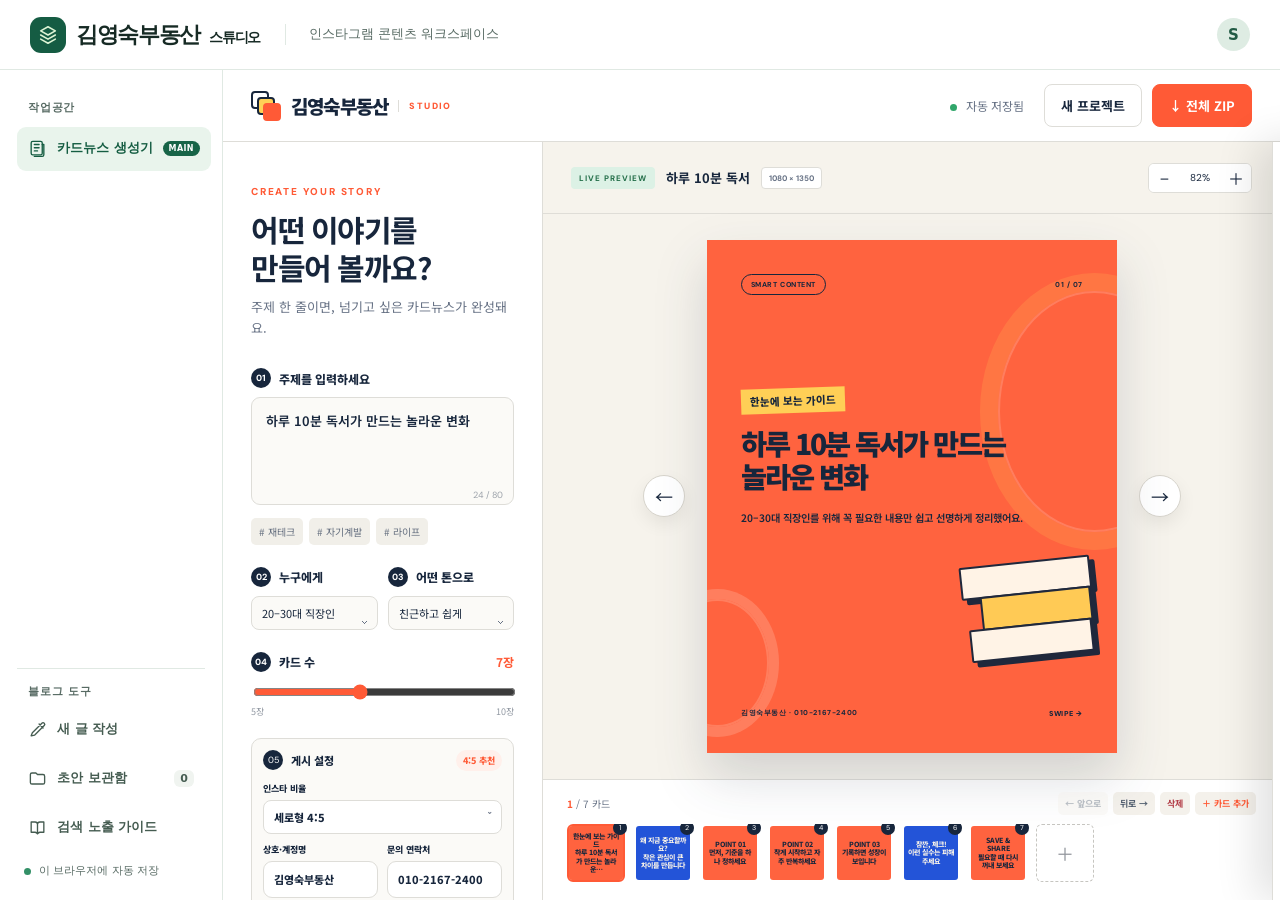
<file: index.html>
<!doctype html>
<html lang="ko">
<head>
  <meta charset="utf-8">
  <meta name="viewport" content="width=device-width, initial-scale=1">
  <meta name="description" content="김영숙부동산의 네이버 블로그 초안 작성부터 품질 점검, 발행 준비까지 한곳에서.">
  <title>김영숙부동산 스튜디오</title>
  <link rel="stylesheet" href="./style.css">
  <script src="./app.js" defer></script>
</head>
<body>
<svg class="symbols" xmlns="http://www.w3.org/2000/svg">
  <symbol id="logo" viewBox="0 0 24 24"><path d="M4 16.5 12 21l8-4.5M4 12l8 4.5 8-4.5M4 7.5 12 3l8 4.5-8 4.5z"/></symbol>
  <symbol id="pen" viewBox="0 0 24 24"><path d="m14 5 5 5M4 20l4.5-1 12-12a2.1 2.1 0 0 0-3-3l-12 12L4 20Z"/></symbol>
  <symbol id="folder" viewBox="0 0 24 24"><path d="M3 7a2 2 0 0 1 2-2h5l2 2h7a2 2 0 0 1 2 2v8a2 2 0 0 1-2 2H5a2 2 0 0 1-2-2z"/></symbol>
  <symbol id="book" viewBox="0 0 24 24"><path d="M4 5h5a3 3 0 0 1 3 3v12a4 4 0 0 0-3-2H4zM20 5h-5a3 3 0 0 0-3 3v12a4 4 0 0 1 3-2h5z"/></symbol>
  <symbol id="spark" viewBox="0 0 24 24"><path d="M12 3l2.3 6.7L21 12l-6.7 2.3L12 21l-2.3-6.7L3 12l6.7-2.3L12 3ZM20 3v4m-2-2h4"/></symbol>
  <symbol id="arrow" viewBox="0 0 24 24"><path d="M5 12h14m-6-6 6 6-6 6"/></symbol>
  <symbol id="check" viewBox="0 0 24 24"><path d="m5 12 4 4L19 6"/></symbol>
  <symbol id="external" viewBox="0 0 24 24"><path d="M13 5h6v6m0-6-9 9m8-1v6H5V6h6"/></symbol>
  <symbol id="file" viewBox="0 0 24 24"><path d="M6 3h8l4 4v14H6zM14 3v5h4M9 12h6m-6 4h6"/></symbol>
  <symbol id="target" viewBox="0 0 24 24"><circle cx="12" cy="12" r="8"/><circle cx="12" cy="12" r="4"/><circle cx="12" cy="12" r="1"/></symbol>
  <symbol id="copy" viewBox="0 0 24 24"><rect x="8" y="8" width="12" height="12" rx="2"/><path d="M16 4H6a2 2 0 0 0-2 2v10"/></symbol>
  <symbol id="info" viewBox="0 0 24 24"><circle cx="12" cy="12" r="9"/><path d="M12 11v5m0-8v.1"/></symbol>
  <symbol id="cards" viewBox="0 0 24 24"><rect x="4" y="3" width="14" height="17" rx="2"/><path d="M8 7h6M8 11h6M8 15h4M18 7h2v13a2 2 0 0 1-2 2H8"/></symbol>
</svg>
<header class="topbar">
  <a class="brand" href="#cardnews"><span class="brand-icon"><svg><use href="#logo"/></svg></span><span>김영숙부동산 <small>스튜디오</small></span></a>
  <span class="top-label">인스타그램 콘텐츠 워크스페이스</span>
  <div class="top-end"><span class="naver-tag" hidden><b>N</b> 네이버 블로그</span><span class="avatar" aria-label="내 작업공간">S</span></div>
</header>
<div class="layout">
  <aside class="sidebar">
    <p class="nav-label">작업공간</p>
    <nav aria-label="작업공간">
      <a href="#cardnews" data-nav="cardnews"><svg><use href="#cards"/></svg> 카드뉴스 생성기 <span class="tool-badge">MAIN</span></a>
    </nav>
    <div class="sidebar-bottom">
      <p class="nav-label">블로그 도구</p>
      <nav aria-label="블로그 도구">
        <a href="#write" data-nav="write"><svg><use href="#pen"/></svg> 새 글 작성</a>
        <a href="#drafts" data-nav="drafts"><svg><use href="#folder"/></svg> 초안 보관함 <span id="draft-count" class="count">0</span></a>
        <a href="#guide" data-nav="guide"><svg><use href="#book"/></svg> 검색 노출 가이드</a>
      </nav>
    </div>
    <div class="sidebar-note"><span class="green-dot"></span> 이 브라우저에 자동 저장</div>
  </aside>
  <main class="cardnews-mode">
    <section id="view-write" hidden>
      <div class="hero">
        <div class="hero-text">
          <p class="eyebrow"><span></span> BLOG WRITING STUDIO</p>
          <h1>검색에 강한 블로그 글을<br>한 곳에서 준비하세요.</h1>
          <p class="hero-description">키워드와 실제 경험을 바탕으로 초안을 만들고, 발행 전 검색 품질을 점검하세요.</p>
        </div>
        <svg class="hero-art" viewBox="0 0 420 235" fill="none" aria-hidden="true">
          <defs>
            <pattern id="grid" width="23" height="23" patternUnits="userSpaceOnUse"><path d="M23 0H0v23" stroke="#fff" stroke-opacity=".095"/></pattern>
            <linearGradient id="paper" x1="160" y1="12" x2="326" y2="233" gradientUnits="userSpaceOnUse"><stop stop-color="#effff3"/><stop offset="1" stop-color="#8ed4ab"/></linearGradient>
            <linearGradient id="tile" x1="285" y1="101" x2="375" y2="191" gradientUnits="userSpaceOnUse"><stop stop-color="#f6f9b5"/><stop offset="1" stop-color="#caee86"/></linearGradient>
          </defs>
          <path d="M0 0h420v235H0z" fill="url(#grid)"/>
          <circle cx="260" cy="115" r="99" stroke="#a9edbd" stroke-opacity=".23"/>
          <circle cx="260" cy="115" r="124" stroke="#a9edbd" stroke-opacity=".14"/>
          <rect x="163" y="48" width="139" height="160" rx="15" transform="rotate(9 163 48)" fill="#51a47f" stroke="#9cdbb5"/>
          <g transform="rotate(-11 227 115)">
            <rect x="154" y="26" width="144" height="170" rx="15" fill="url(#paper)"/>
            <rect x="172" y="46" width="55" height="12" rx="6" fill="#b7e7c6"/>
            <path d="M174 77h89m-89 17h68" stroke="#1d5a46" stroke-width="7" stroke-linecap="round"/>
            <path d="M174 118h106m-106 13h106m-106 13h83m-83 13h64" stroke="#4a9677" stroke-opacity=".55" stroke-width="4" stroke-linecap="round"/>
            <rect x="172" y="170" width="33" height="9" rx="4.5" fill="#308565"/>
            <rect x="209" y="170" width="23" height="9" rx="4.5" fill="#69b48c"/>
          </g>
          <g transform="rotate(9 322 153)">
            <rect x="279" y="113" width="86" height="80" rx="17" fill="#0f3f32" opacity=".26" transform="translate(4 7)"/>
            <rect x="279" y="113" width="86" height="80" rx="17" fill="url(#tile)"/>
            <path d="M297 174h50m-46-7v-11h7v11m8 0v-19h7v19m8 0v-31h7v31" stroke="#26634a" stroke-width="3" stroke-linecap="round" stroke-linejoin="round"/>
          </g>
          <path d="M337 42v25m-12-12h24m-220 88v20m-10-10h20m231-60v10m-5-5h10" stroke="#dbf3a9" stroke-width="2" stroke-linecap="round"/>
          <circle cx="110" cy="97" r="3" fill="#a8e6b8"/><circle cx="379" cy="203" r="3" fill="#a8e6b8"/>
        </svg>
      </div>
      <div class="work-grid">
        <section class="card workflow">
          <div class="steps" aria-label="작성 단계">
            <button type="button" data-step="1"><span>1</span> 글 기획</button>
            <svg><use href="#arrow"/></svg>
            <button type="button" data-step="2"><span>2</span> 초안 편집</button>
            <svg><use href="#arrow"/></svg>
            <button type="button" data-step="3"><span>3</span> 발행 준비</button>
          </div>
          <section data-panel="1" class="panel">
            <div class="section-heading"><div><p class="kicker">STEP 01</p><h2>글 기획하기</h2><p>무엇을, 누구에게 전할지 정하면 초안이 더 구체적이 됩니다.</p></div><button type="button" class="button subtle" id="example"><svg><use href="#spark"/></svg> 예시 불러오기</button></div>
            <form id="brief">
              <div class="field-row">
                <label>글 주제 <em>*</em><input id="topic" required maxlength="100" placeholder="예: 성수에서 노트북 작업하기 좋은 카페"></label>
                <label>핵심 키워드 <em>*</em><input id="keyword" required maxlength="60" placeholder="예: 성수 작업 카페"></label>
              </div>
              <div class="field-row">
                <label>보조 키워드<input id="secondary" maxlength="180" placeholder="예: 성수 카페, 콘센트 카페 (쉼표 구분)"></label>
                <label>정보 확인 기준일 <em>*</em><input id="infoDate" type="date" required></label>
              </div>
              <div class="field-row">
                <label>글 유형<select id="kind"><option value="guide">정보·가이드</option><option value="review">경험·후기</option><option value="compare">비교·선택</option><option value="faq">질문·답변</option></select></label>
                <label>말투<select id="tone"><option value="friendly">친근하게</option><option value="plain">담백하게</option><option value="formal">정중하게</option></select></label>
              </div>
              <label>독자가 궁금해하는 점<input id="intent" maxlength="150" placeholder="예: 콘센트가 있고 평일에 조용한가요?"></label>
              <label>직접 경험·확인한 정보 <em>*</em><textarea id="notes" rows="4" required maxlength="12000" placeholder="직접 겪은 상황, 확인한 수치나 출처, 도움이 된 팁을 한 줄씩 적어주세요."></textarea><small>본문 목표 4,000자 · 상황, 구체적인 과정, 결과, 독자에게 필요한 팁을 나누어 적어주세요.</small></label>
              <label>참고 링크·출처<textarea id="sources" rows="2" maxlength="2000" placeholder="공식 페이지나 확인한 자료의 이름과 URL을 한 줄씩 적어주세요."></textarea><small>가격·정책·매물처럼 바뀔 수 있는 정보는 기준일과 출처를 함께 남겨주세요.</small></label>
              <div class="form-footer"><span><svg><use href="#info"/></svg> 브라우저 안에서 초안을 생성합니다.</span><button class="button primary" type="submit"><svg><use href="#spark"/></svg> 초안 생성하기 <svg class="end-arrow"><use href="#arrow"/></svg></button></div>
            </form>
          </section>
          <section data-panel="2" class="panel" hidden>
            <div class="section-heading"><div><p class="kicker">STEP 02</p><h2>초안 편집하기</h2><p>제목과 본문을 다듬고, 오른쪽에서 점검 항목을 확인하세요.</p></div><button class="button subtle" type="button" id="save"><svg><use href="#folder"/></svg> 보관하기</button></div>
            <label>제목<input id="title" maxlength="150" placeholder="글 제목"></label>
            <details class="suggestions"><summary>다른 제목 후보 보기</summary><div id="title-options"></div></details>
            <div class="editor">
              <div class="editor-bar"><label for="body">본문</label><button class="button subtle" id="preview-toggle" type="button" aria-pressed="false" aria-controls="body-preview">미리보기</button><strong id="char-count"></strong></div>
              <progress id="length-progress" value="0" max="4000" aria-label="본문 목표 4,000자 진행도"></progress>
              <div class="editor-tools" id="editor-tools">
                <label for="editor-section" class="sr-only">추가할 소제목</label><select id="editor-section"><option>핵심 내용 한눈에 보기</option><option>직접 확인한 내용</option><option>구체적인 사례</option><option>비교할 때 살펴볼 점</option><option>자주 묻는 질문</option><option>마지막으로 확인할 점</option></select>
                <button class="button subtle" type="button" id="insert-section">소제목 삽입</button>
              </div>
              <textarea id="body" rows="16" maxlength="30000" placeholder="글 본문" aria-describedby="length-detail"></textarea>
              <div id="body-preview" class="body-preview" hidden></div>
              <small id="length-detail"></small>
            </div>
            <label>태그<input id="tags" maxlength="500" placeholder="#검색키워드"></label>
            <details class="editor-extra">
              <summary><svg><use href="#spark"/></svg> 사진 이미지 프롬프트</summary>
              <div class="extra-content">
                <p>글 주제와 키워드로 만든 이미지 지시문입니다. 편집 후 이미지 생성 도구에 붙여넣으세요.</p>
                <label>이미지 용도<select id="image-slot"><option value="cover">대표 이미지</option><option value="detail">본문 상세 이미지</option><option value="summary">마무리 요약 이미지</option></select></label>
                <label>프롬프트<textarea id="image-prompt" rows="5" maxlength="3000"></textarea></label>
                <div class="actions"><button class="button subtle" type="button" id="copy-image"><svg><use href="#copy"/></svg> 프롬프트 복사</button><button class="button subtle" type="button" id="reset-image">자동 생성 문구 적용</button></div>
              </div>
            </details>
            <details class="editor-extra">
              <summary><svg><use href="#logo"/></svg> 김영숙부동산 이미지와 방문 안내</summary>
              <div class="extra-content">
                <img id="brand-image" class="office-image" src="./seum-office.svg" alt="김영숙부동산 브랜드 배너">
                <div class="field-row">
                  <label>도로명주소<input id="office-address" maxlength="180" autocomplete="off"></label>
                  <label>대표 전화<input id="office-phone" type="tel" maxlength="35" autocomplete="off"></label>
                </div>
                <div class="field-row">
                  <label>이메일<input id="office-email" type="email" maxlength="120" autocomplete="off"></label>
                  <label>네이버지도 매장 링크<input id="office-map" type="url" maxlength="500" placeholder="선택 · 네이버지도 공유 링크"></label>
                </div>
                <label>찾아오는 길<textarea id="office-directions" rows="2" maxlength="400" placeholder="선택 · 가까운 교차로, 건물 입구, 주차 정보 등"></textarea></label>
                <p id="office-hint">지도 링크를 비워 두면 도로명주소로 네이버지도를 엽니다.</p>
                <div class="actions"><button class="button subtle" type="button" id="download-brand"><svg><use href="#file"/></svg> 브랜드 이미지 PNG</button><a class="button subtle" id="open-map" target="_blank" rel="noopener">네이버지도 약도 <svg><use href="#external"/></svg></a><button class="button subtle" type="button" id="insert-office">본문 끝에 방문 안내 추가</button></div>
              </div>
            </details>
            <div class="form-footer"><button class="button subtle" type="button" id="download"><svg><use href="#file"/></svg> 텍스트 저장</button><button class="button primary" type="button" data-go="3">발행 준비 <svg><use href="#arrow"/></svg></button></div>
          </section>
          <section data-panel="3" class="panel" hidden>
            <div class="section-heading"><div><p class="kicker">STEP 03</p><h2>네이버 발행 준비</h2><p>편집한 글을 복사하고 네이버 스마트에디터에서 발행하세요.</p></div></div>
            <div class="readiness" id="publish-readiness"><span>발행 준비도</span><strong>0 / 8</strong></div>
            <div class="publish-box"><strong id="publish-title"></strong><p id="publish-excerpt"></p><div class="actions"><button class="button subtle" data-copy="title" type="button"><svg><use href="#copy"/></svg> 제목 복사</button><button class="button subtle" data-copy="body" type="button"><svg><use href="#copy"/></svg> 본문 복사</button><button class="button subtle" data-copy="tags" type="button"><svg><use href="#copy"/></svg> 태그 복사</button></div></div>
            <p class="publish-meta" id="publish-meta"></p>
            <ol class="publish-steps"><li>내 블로그의 글쓰기에서 제목과 본문을 각각 붙여넣으세요.</li><li>직접 찍은 사진이나 자료를 추가하고, 태그와 카테고리를 확인하세요.</li><li>검색 노출을 원하면 <b>전체 공개</b>와 <b>검색 허용</b>을 확인한 뒤 즉시 또는 예약 발행을 선택하세요.</li></ol>
            <p class="fineprint">네이버 글쓰기 API 종료로 최종 발행은 네이버에서 진행합니다. <a href="https://help.naver.com/service/5593/contents/15428?lang=ko&osType=PC" target="_blank" rel="noopener">예약 발행 도움말 ↗</a></p>
            <div class="form-footer"><button class="button subtle" type="button" data-go="2">초안 편집</button><a class="button primary" href="https://blog.naver.com/GoBlogWrite.naver" target="_blank" rel="noopener">네이버 글쓰기 열기 <svg><use href="#external"/></svg></a></div>
          </section>
        </section>
        <aside class="rail">
          <section class="card quality">
            <div class="rail-heading"><span class="feature-icon"><svg><use href="#target"/></svg></span><div><h2>검색 품질 점검</h2><p>발행 전 콘텐츠 체크리스트</p></div></div>
            <div class="meter-heading"><span>점검 진행도</span><b id="progress-text">0 / 6</b></div>
            <progress id="progress" value="0" max="6" aria-label="점검 진행도"></progress>
            <ul class="checks" id="checks"></ul>
            <p class="quality-note">네이버 공개 가이드를 참고한 자체 점검입니다. 실제 검색 순위는 달라질 수 있습니다.</p>
          </section>
          <a class="tip card" href="#guide"><span class="feature-icon"><svg><use href="#book"/></svg></span><span><strong>네이버 검색 노출 가이드</strong><small>C-Rank · D.I.A. 핵심 기준 살펴보기</small></span><svg class="tip-arrow"><use href="#arrow"/></svg></a>
        </aside>
      </div>
    </section>
    <section id="view-drafts" hidden>
      <div class="page-heading"><p class="kicker">DRAFT LIBRARY</p><h1>초안 보관함</h1><p>이 브라우저에 보관한 글을 이어서 작성하세요.</p></div>
      <div class="card library"><div class="section-heading"><h2>내 초안</h2><button type="button" id="new-draft" class="button primary"><svg><use href="#pen"/></svg> 새 글 시작</button></div><div id="draft-list"></div></div>
    </section>
    <section id="view-guide" hidden>
      <div class="page-heading"><p class="kicker">NAVER SEARCH GUIDE</p><h1>검색 노출 가이드</h1><p>네이버가 공개한 기준을 글 작성과 발행 과정에 적용해 보세요.</p></div>
      <div class="guide-grid">
        <article class="card guide"><span class="feature-icon"><svg><use href="#target"/></svg></span><h2>문서의 경험과 정보성</h2><p>D.I.A.는 검색어와 글의 관련성, 독창성, 경험과 정보의 충실성 등을 반영합니다. 독자의 질문에 구체적으로 답하고 직접 확인한 조건과 출처를 적어보세요.</p><a href="https://help.naver.com/service/5626/contents/22926?osType=COMMONOS" target="_blank" rel="noopener">D.I.A. 공식 안내 ↗</a></article>
        <article class="card guide"><span class="feature-icon"><svg><use href="#book"/></svg></span><h2>블로그 주제와 신뢰도</h2><p>C-Rank는 글이 나온 출처를 평가합니다. 하나의 분야를 꾸준히 다루고, 제목이 약속한 내용을 본문에서 충분히 설명하세요.</p><a href="https://help.naver.com/service/5626/contents/22927?lang=ko" target="_blank" rel="noopener">C-Rank 공식 안내 ↗</a></article>
        <article class="card guide"><span class="feature-icon"><svg><use href="#check"/></svg></span><h2>공개 및 검색 허용</h2><p>검색 노출이 필요한 글은 전체 공개로 두고 검색 허용을 켜세요. 제목과 태그는 본문 내용에 맞게 설정하세요.</p><a href="https://help.naver.com/service/5593/contents/15555?lang=ko" target="_blank" rel="noopener">검색 노출 설정 안내 ↗</a></article>
        <article class="card guide"><span class="feature-icon"><svg><use href="#file"/></svg></span><h2>스마트에디터 발행</h2><p>네이버는 외부 글쓰기 API를 종료했습니다. 이 사이트에서 초안을 만든 뒤 스마트에디터에 붙여넣고, 네이버에서 즉시 또는 예약 발행할 수 있습니다.</p><a href="https://developers.naver.com/notice/article/7527" target="_blank" rel="noopener">글쓰기 API 종료 공지 ↗</a></article>
      </div>
    </section>
    <section id="view-cardnews" class="cardnews-view">
      <iframe class="cardnews-frame" src="./cardnews/index.html" title="인스타그램 카드뉴스 생성기"></iframe>
    </section>
    <footer><span>KIM YOUNGSOOK REAL ESTATE STUDIO</span><span>네이버 공식 서비스와 독립적으로 운영되는 글쓰기 도구</span></footer>
  </main>
</div>
<div id="toast" role="status" class="toast" hidden></div>
</body>
</html>
</file>
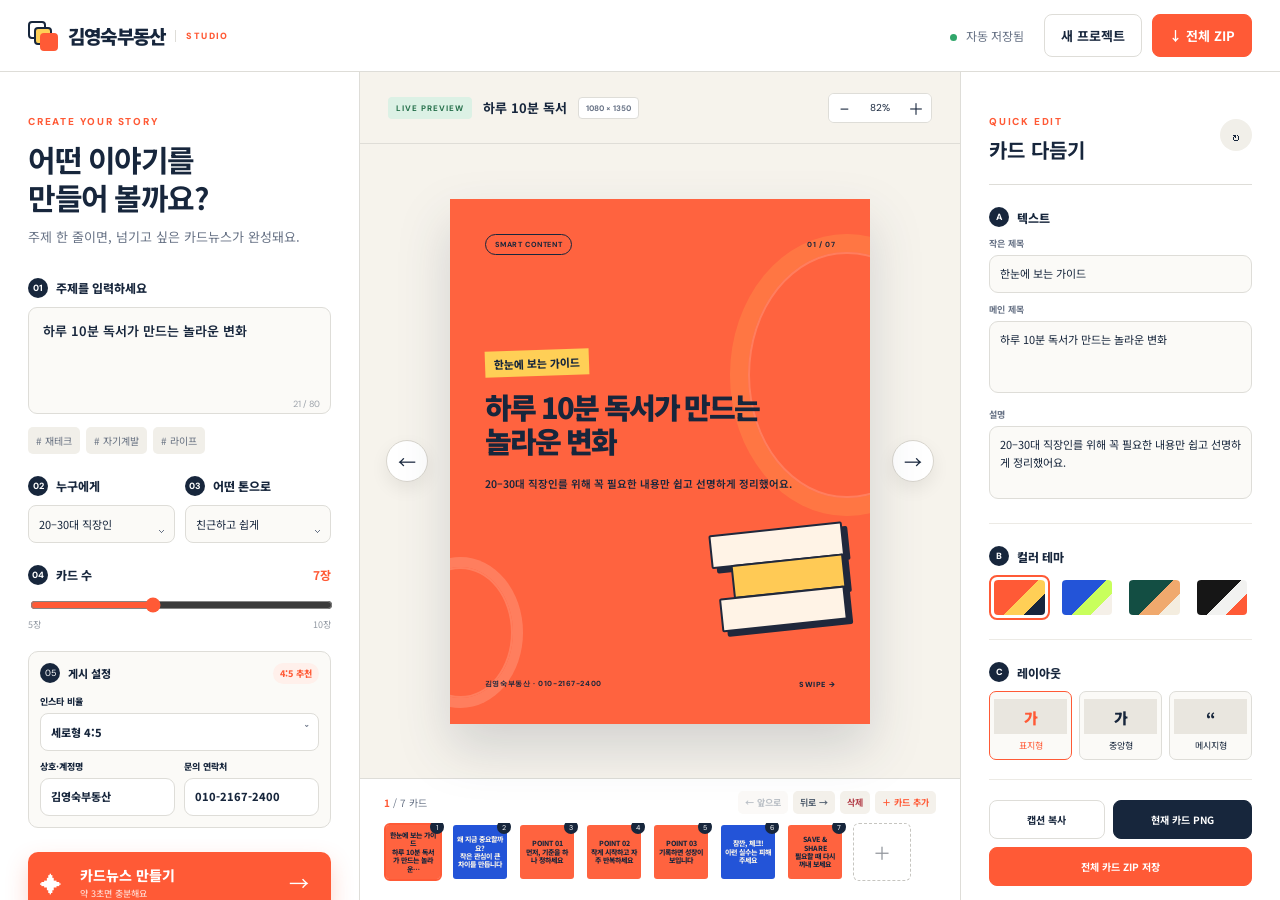
<file: cardnews/index.html>
<!doctype html>
<html lang="ko">
<head>
  <meta charset="UTF-8" />
  <meta name="viewport" content="width=device-width, initial-scale=1.0" />
  <meta name="theme-color" content="#ff5a36" />
  <meta name="description" content="주제 한 줄로 인스타그램 카드뉴스를 만드는 스마트 제작 스튜디오" />
  <title>김영숙부동산 카드뉴스 스튜디오</title>
  <link rel="preconnect" href="https://fonts.googleapis.com">
  <link rel="preconnect" href="https://fonts.gstatic.com" crossorigin>
  <link href="https://fonts.googleapis.com/css2?family=DM+Sans:wght@500;600;700&family=Noto+Sans+KR:wght@400;500;600;700;800;900&display=swap" rel="stylesheet">
  <link rel="stylesheet" href="./styles.css" />
  <style>.insta-card{container-type:inline-size}</style>
</head>
<body>
  <div class="app-shell">
    <header class="topbar">
      <a class="brand" href="#" aria-label="카드메이트 홈">
        <span class="brand-mark"><i></i><i></i><i></i></span>
        <span>김영숙부동산</span>
        <small>STUDIO</small>
      </a>
      <div class="topbar-actions">
        <span class="save-state"><span class="save-dot"></span> 자동 저장됨</span>
        <button class="ghost-button" id="newProjectBtn">새 프로젝트</button>
        <button class="primary-button compact" id="downloadTopBtn"><span>↓</span> 전체 ZIP</button>
      </div>
    </header>

    <main class="workspace">
      <aside class="control-panel">
        <div class="panel-heading">
          <span class="eyebrow">CREATE YOUR STORY</span>
          <h1>어떤 이야기를<br>만들어 볼까요?</h1>
          <p>주제 한 줄이면, 넘기고 싶은 카드뉴스가 완성돼요.</p>
        </div>

        <form id="generatorForm">
          <label class="field-label" for="topicInput"><span>01</span> 주제를 입력하세요</label>
          <div class="topic-wrap">
            <textarea id="topicInput" maxlength="80" rows="3" placeholder="예: 하루 10분 독서가 만드는 놀라운 변화">하루 10분 독서가 만드는 놀라운 변화</textarea>
            <span id="charCount">24 / 80</span>
          </div>

          <div class="suggestions" aria-label="추천 주제">
            <button type="button" data-topic="초보자를 위한 재테크 습관 5가지"># 재테크</button>
            <button type="button" data-topic="직장인을 위한 번아웃 예방 루틴"># 자기계발</button>
            <button type="button" data-topic="집에서도 맛있는 홈카페 레시피"># 라이프</button>
          </div>

          <div class="field-row">
            <div>
              <label class="field-label" for="audienceSelect"><span>02</span> 누구에게</label>
              <div class="select-wrap"><select id="audienceSelect"><option>20–30대 직장인</option><option>콘텐츠 크리에이터</option><option>초보 창업가</option><option>대학생</option><option>모든 사람</option></select></div>
            </div>
            <div>
              <label class="field-label" for="toneSelect"><span>03</span> 어떤 톤으로</label>
              <div class="select-wrap"><select id="toneSelect"><option value="friendly">친근하고 쉽게</option><option value="professional">전문적이고 신뢰감 있게</option><option value="bold">짧고 강렬하게</option><option value="warm">따뜻하고 공감되게</option></select></div>
            </div>
          </div>

          <div class="length-control">
            <label class="field-label" for="slideRange"><span>04</span> 카드 수 <strong id="slideCountLabel">7장</strong></label>
            <input id="slideRange" type="range" min="5" max="10" value="7" />
            <div class="range-labels"><span>5장</span><span>10장</span></div>
          </div>

          <details class="publish-settings" open>
            <summary><span><b>05</b> 게시 설정</span><em>4:5 추천</em></summary>
            <div class="publish-grid">
              <label>인스타 비율<div class="select-wrap"><select id="ratioSelect"><option value="portrait">세로형 4:5</option><option value="square">정사각형 1:1</option></select></div></label>
              <label>상호·계정명<input class="text-input" id="brandNameInput" maxlength="36" value="김영숙부동산"></label>
              <label>문의 연락처<input class="text-input" id="brandPhoneInput" type="tel" maxlength="24" value="010-2167-2400"></label>
            </div>
          </details>

          <button class="generate-button" type="submit"><span class="spark">✦</span><span>카드뉴스 만들기<small>약 3초면 충분해요</small></span><span class="arrow">→</span></button>
        </form>

        <div class="tip-card"><span>TIP</span><p><b>구체적인 주제</b>를 입력할수록 더 좋은 결과가 나와요.</p></div>
      </aside>

      <section class="preview-stage">
        <div class="preview-toolbar">
          <div><span class="status-pill">LIVE PREVIEW</span><strong id="projectTitle">하루 10분 독서</strong><span class="size-pill" id="sizePill">1080 × 1350</span></div>
          <div class="zoom-tools"><button id="zoomOut" aria-label="축소">−</button><span id="zoomValue">82%</span><button id="zoomIn" aria-label="확대">＋</button></div>
        </div>

        <div class="canvas-area">
          <button class="nav-arrow left" id="prevSlide" aria-label="이전 카드">←</button>
          <div class="card-frame" id="cardFrame">
            <article class="insta-card theme-orange layout-cover" id="instaCard" aria-live="polite">
              <div class="card-decoration deco-a"></div>
              <div class="card-decoration deco-b"></div>
              <div class="card-topline"><span class="card-category">BETTER HABIT</span><span class="card-number">01 / 07</span></div>
              <div class="card-content">
                <span class="card-kicker">매일 딱 10분</span>
                <h2 class="card-title">독서가 만드는<br><em>놀라운 변화</em></h2>
                <p class="card-body">바쁜 하루에도 부담 없이 시작하는<br>가장 확실한 성장 습관</p>
              </div>
              <div class="book-graphic" aria-hidden="true"><span></span><span></span><span></span></div>
              <div class="card-footer"><span id="cardBrand">김영숙부동산 · 010-2167-2400</span><span>SWIPE →</span></div>
            </article>
          </div>
          <button class="nav-arrow right" id="nextSlide" aria-label="다음 카드">→</button>
        </div>

        <div class="slide-strip-wrap">
          <div class="strip-head"><span><b id="currentLabel">1</b> / <span id="totalLabel">7</span> 카드</span><div class="strip-actions"><button id="moveLeftBtn">← 앞으로</button><button id="moveRightBtn">뒤로 →</button><button id="deleteSlideBtn" class="danger">삭제</button><button id="addSlideBtn">＋ 카드 추가</button></div></div>
          <div class="slide-strip" id="slideStrip"></div>
        </div>
      </section>

      <aside class="editor-panel">
        <div class="editor-head"><div><span class="eyebrow">QUICK EDIT</span><h2>카드 다듬기</h2></div><button id="resetCardBtn" title="현재 카드 초기화">↻</button></div>

        <div class="editor-section">
          <label class="field-label"><span>A</span> 텍스트</label>
          <label class="mini-label" for="kickerEdit">작은 제목</label>
          <input class="text-input" id="kickerEdit" value="매일 딱 10분" maxlength="40" />
          <label class="mini-label" for="titleEdit">메인 제목</label>
          <textarea class="text-input" id="titleEdit" rows="3" maxlength="70">독서가 만드는 놀라운 변화</textarea>
          <label class="mini-label" for="bodyEdit">설명</label>
          <textarea class="text-input" id="bodyEdit" rows="3" maxlength="100">바쁜 하루에도 부담 없이 시작하는 가장 확실한 성장 습관</textarea>
        </div>

        <div class="editor-section">
          <label class="field-label"><span>B</span> 컬러 테마</label>
          <div class="palette-grid" id="paletteGrid">
            <button class="palette active" data-theme="orange" aria-label="선셋 오렌지"><i style="--a:#ff5a36;--b:#ffcf56;--c:#17263c"></i></button>
            <button class="palette" data-theme="blue" aria-label="에디토리얼 블루"><i style="--a:#2354d8;--b:#c8ff5c;--c:#f5f0e8"></i></button>
            <button class="palette" data-theme="forest" aria-label="포레스트 그린"><i style="--a:#134e43;--b:#f0a96d;--c:#f4eddf"></i></button>
            <button class="palette" data-theme="mono" aria-label="모던 모노"><i style="--a:#161616;--b:#f2f2f0;--c:#ff5a36"></i></button>
          </div>
        </div>

        <div class="editor-section">
          <label class="field-label"><span>C</span> 레이아웃</label>
          <div class="layout-grid" id="layoutGrid"><button class="layout-choice active" data-layout="cover"><i>가</i><span>표지형</span></button><button class="layout-choice" data-layout="center"><i>가</i><span>중앙형</span></button><button class="layout-choice" data-layout="quote"><i>“</i><span>메시지형</span></button></div>
        </div>

        <div class="editor-bottom">
          <button class="outline-button" id="copyCaptionBtn">캡션 복사</button>
          <button class="primary-button" id="downloadBtn">현재 카드 PNG</button>
          <button class="primary-button full" id="downloadAllBtn">전체 카드 ZIP 저장</button>
        </div>
      </aside>
    </main>
    <div class="toast" id="toast" role="status"></div>
  </div>
  <script src="./app.js"></script>
</body>
</html>
</file>
<file: style.css>
:root {
  color-scheme: light;
  --ink: #162a24;
  --muted: #576a63;
  --line: #e0e9e3;
  --green: #176447;
  --pale: #e9f4ec;
  --background: #f5f8f5;
  font: 15px/1.6 "Pretendard", "Apple SD Gothic Neo", "Malgun Gothic", system-ui, sans-serif;
  color: var(--ink);
  background: var(--background);
}
*, *::before, *::after { box-sizing: border-box; }
[hidden] { display: none !important; }
body { margin: 0; }
h1, h2, p { margin: 0; }
svg { display: inline-block; width: 19px; height: 19px; fill: none; stroke: currentColor; stroke-width: 1.7; stroke-linecap: round; stroke-linejoin: round; flex: none; vertical-align: middle; }
.symbols { position: absolute; width: 0; height: 0; overflow: hidden; }
a { color: var(--green); text-decoration: none; }
button, input, select, textarea { font: inherit; }
button { cursor: pointer; }
:focus-visible { outline: 2px solid #339f71; outline-offset: 3px; }
.topbar { height: 70px; padding: 0 30px; display: flex; align-items: center; gap: 25px; background: #fff; border-bottom: 1px solid var(--line); }
.brand { display: flex; align-items: center; gap: 10px; color: var(--ink); font-weight: 900; font-size: 22px; letter-spacing: -.06em; white-space: nowrap; }
.brand small { font-size: 14px; font-weight: 750; margin-left: 3px; }
.brand-icon { display: grid; place-items: center; width: 36px; height: 36px; border-radius: 11px; background: #155c43; color: #def5d5; }
.brand-icon svg { width: 22px; height: 22px; }
.top-label { color: var(--muted); border-left: 1px solid var(--line); padding-left: 23px; font-size: 13px; }
.top-end { margin-left: auto; display: flex; align-items: center; gap: 16px; }
.naver-tag { display: flex; align-items: center; gap: 7px; color: #3f5a4e; background: #f0f7f1; padding: 5px 10px; border: 1px solid #e5eee6; border-radius: 8px; font-size: 12px; font-weight: 750; }
.naver-tag b { color: #087844; font-family: system-ui, sans-serif; font-size: 15px; font-weight: 950; }
.avatar { display: grid; place-items: center; background: #deece3; color: #225b45; width: 33px; height: 33px; border-radius: 50%; font-weight: 850; }
.layout { display: grid; grid-template-columns: 223px minmax(0, 1fr); min-height: calc(100vh - 70px); }
.sidebar { border-right: 1px solid var(--line); background: #fff; padding: 29px 17px 20px; display: flex; flex-direction: column; gap: 10px; }
.nav-label { color: var(--muted); font-size: 11px; font-weight: 800; letter-spacing: .07em; padding: 0 11px; }
nav { display: grid; gap: 5px; }
nav a { min-height: 44px; padding: 0 11px; display: flex; align-items: center; gap: 10px; color: #455c51; font-size: 13px; font-weight: 750; border-radius: 9px; white-space: nowrap; }
nav a[aria-current="page"], nav a:hover { color: #155d42; background: var(--pale); }
.count { margin-left: auto; font-size: 11px; background: #f0f4f0; min-width: 20px; text-align: center; border-radius: 6px; }
.sidebar-bottom { margin-top: auto; padding-top: 14px; border-top: 1px solid var(--line); }
.sidebar-bottom .nav-label { margin-bottom: 7px; }
.tool-badge { margin-left: auto; padding: 2px 6px; border-radius: 999px; color: #fff; background: var(--green); font: 800 8px/1.4 system-ui, sans-serif; letter-spacing: .05em; }
.sidebar-note { display: flex; align-items: center; gap: 8px; padding: 3px 7px 0; font-size: 11px; color: var(--muted); }
.green-dot { height: 7px; width: 7px; border-radius: 50%; background: #339067; flex: none; }
main { width: 100%; max-width: 1510px; margin-inline: auto; padding: 29px 32px 0; }
.cardnews-mode { max-width: none; padding: 0; }
.cardnews-mode > footer { display: none; }
.cardnews-view { height: calc(100vh - 70px); min-height: 650px; }
.cardnews-frame { display: block; width: 100%; height: 100%; border: 0; background: #eeece6; }
.hero { position: relative; isolation: isolate; overflow: hidden; display: flex; align-items: center; min-height: 232px; padding: 28px 35px; border-radius: 18px; background: linear-gradient(112deg, #113c31 0%, #164f3c 62%, #22664b 100%); color: #fff; box-shadow: 0 8px 20px #163c3111; }
.hero-text { position: relative; z-index: 1; }
.eyebrow { display: flex; align-items: center; gap: 8px; color: #c0e8c7; font: 760 11px/1.4 system-ui, sans-serif; letter-spacing: .18em; }
.eyebrow span { width: 7px; height: 7px; border-radius: 50%; background: #d2ef99; }
h1 { font-size: clamp(28px, 3.15vw, 47px); line-height: 1.24; letter-spacing: -.067em; font-weight: 850; }
.hero h1 { margin: 10px 0 13px; }
.hero-description { color: #d0e9db; font-size: 13px; }
.hero-art { position: absolute; inset: 0 0 0 auto; width: min(42%, 420px); height: 100%; stroke: none; mask-image: linear-gradient(to right, transparent, black 20%); }
.work-grid { display: grid; grid-template-columns: minmax(0, 1fr) minmax(280px, 314px); gap: 20px; margin-top: 21px; align-items: start; }
.card { background: #fff; border: 1px solid var(--line); border-radius: 15px; box-shadow: 0 4px 14px #1b402b07; min-width: 0; }
.steps { display: flex; align-items: center; gap: clamp(7px, 1.6vw, 25px); min-height: 62px; border-bottom: 1px solid var(--line); padding: 10px 23px; }
.steps > svg { width: 14px; color: #81998d; }
.steps button { display: flex; align-items: center; gap: 7px; font-size: 13px; font-weight: 800; white-space: nowrap; background: transparent; border: 0; border-radius: 6px; padding: 2px 0; color: var(--muted); }
.steps button:disabled { cursor: default; opacity: .72; }
.steps button[aria-current="step"] { color: #145a3f; }
.steps button span { display: grid; place-items: center; width: 25px; height: 25px; border-radius: 8px; background: #f0f4f0; color: #52695d; font-size: 12px; }
.steps button[aria-current="step"] span { background: var(--green); color: white; }
.panel, .library { padding: 23px; }
.section-heading { display: flex; align-items: start; justify-content: space-between; gap: 12px; margin-bottom: 19px; }
.kicker { font: 800 10px/1.5 system-ui, sans-serif; letter-spacing: .15em; color: var(--green); margin-bottom: 4px; }
h2 { font-size: 22px; line-height: 1.35; letter-spacing: -.05em; }
.section-heading p:not(.kicker), .page-heading p:not(.kicker) { color: var(--muted); font-size: 13px; margin-top: 5px; }
.button { display: inline-flex; align-items: center; justify-content: center; gap: 7px; min-height: 37px; padding: 7px 12px; border: 1px solid transparent; border-radius: 8px; font-size: 12px; font-weight: 800; line-height: 1.4; white-space: nowrap; }
.button svg { width: 16px; height: 16px; }
.primary { background: var(--green); color: white; box-shadow: 0 2px 4px #1e5c4120; }
.primary:hover { background: #104d37; }
.subtle { background: #fff; border-color: #dce7df; color: #2d644d; }
.subtle:hover { background: #eef7ef; }
.button:disabled { opacity: .5; cursor: default; }
.form-footer { display: flex; flex-wrap: wrap; align-items: center; justify-content: space-between; gap: 12px; padding-top: 15px; border-top: 1px solid var(--line); margin-top: 17px; }
.form-footer > span { color: var(--muted); font-size: 11px; }
.form-footer > span svg { width: 14px; margin-right: 3px; }
.form-footer .primary { min-height: 42px; padding-inline: 14px; }
.end-arrow { margin-left: 8px; }
.field-row { display: grid; grid-template-columns: repeat(2, minmax(0, 1fr)); gap: 13px; }
label { display: block; min-width: 0; margin-bottom: 12px; color: #243f33; font-size: 13px; font-weight: 780; }
label em { color: var(--green); font-style: normal; }
input:not([type="checkbox"]), textarea, select { display: block; width: 100%; min-height: 40px; padding: 8px 10px; margin-top: 5px; color: var(--ink); border: 1px solid #dce7df; border-radius: 8px; background: #fbfdfa; font-size: 13px; font-weight: 500; }
select { cursor: pointer; }
textarea { resize: vertical; }
input::placeholder, textarea::placeholder { color: #64766d; opacity: 1; }
label small { display: block; margin-top: 5px; color: var(--muted); font-weight: 500; font-size: 11px; }
.rail { display: grid; gap: 12px; }
.quality { padding: 18px; }
.rail-heading, .tip { display: flex; align-items: center; gap: 10px; }
.rail-heading h2 { font-size: 16px; }
.rail-heading p { color: var(--muted); font-size: 11px; margin-top: 1px; }
.feature-icon { flex: none; display: grid; place-items: center; width: 37px; height: 37px; border-radius: 10px; background: #e8f4ea; color: #216d4e; }
.meter-heading { display: flex; justify-content: space-between; margin-top: 18px; color: var(--muted); font-size: 12px; }
.meter-heading b { color: var(--green); }
progress { display: block; appearance: none; width: 100%; height: 6px; border: 0; border-radius: 12px; margin-top: 6px; background: #e9f0ea; }
progress::-webkit-progress-bar { background: #e9f0ea; border-radius: 12px; }
progress::-webkit-progress-value { background: #328462; border-radius: 12px; }
progress::-moz-progress-bar { background: #328462; border-radius: 12px; }
.checks { padding: 0; margin: 11px 0 12px; list-style: none; }
.checks li { display: flex; gap: 8px; align-items: start; padding: 8px 0; border-bottom: 1px solid #ebf1ec; }
.checks li > span { display: grid; }
.checks strong { font-size: 12px; }
.checks small { color: var(--muted); font-size: 10.5px; }
.check-icon { display: grid; place-items: center; width: 17px; height: 17px; margin-top: 2px; color: #5b7164; background: #f0f4f0; border-radius: 50%; font-size: 10px; font-weight: 850; }
.check-icon.done { color: #176447; background: #def2e3; }
.check-icon svg { width: 12px; height: 12px; }
.checks input { width: 15px; height: 15px; margin: 3px 1px 0; accent-color: var(--green); cursor: pointer; flex: none; }
.quality-note, .fineprint { background: #f3f7f2; border-radius: 8px; padding: 9px 10px; color: var(--muted); font-size: 11px; }
.tip { padding: 13px; color: var(--ink); }
.tip:hover { border-color: #91bea7; }
.tip strong { display: block; font-size: 12px; }
.tip small { display: block; color: var(--muted); font-size: 10px; }
.tip-arrow { margin-left: auto; width: 15px; color: var(--green); }
.suggestions { color: var(--green); font-size: 12px; margin: -4px 0 12px; }
summary { cursor: pointer; }
.sr-only { position: absolute; width: 1px; height: 1px; padding: 0; margin: -1px; overflow: hidden; clip-path: inset(50%); white-space: nowrap; }
#view-write.is-editing .hero { display: none; }
#view-write.is-editing .work-grid { margin-top: 0; }
.editor { margin: 14px 0; }
.editor-bar, .editor-tools { display: flex; align-items: center; flex-wrap: wrap; gap: 8px; }
.editor-bar label { margin: 0 auto 0 0; }
.editor-bar .button, .editor-tools .button { min-height: 32px; }
#char-count { color: var(--green); font-size: 13px; font-variant-numeric: tabular-nums; }
#length-progress { margin: 8px 0 11px; }
.editor-tools select { width: auto; max-width: 100%; min-height: 32px; margin: 0; padding: 3px 8px; }
#body, .body-preview { min-height: max(350px, 51vh); padding: 13px 15px; line-height: 1.85; font-size: 15px; }
.body-preview { margin-top: 5px; border-radius: 8px; border: 1px solid var(--line); background: #fbfdfa; white-space: pre-wrap; overflow-wrap: anywhere; }
#length-detail { display: block; margin-top: 6px; color: var(--muted); font-size: 12px; }
.editor-extra { border: 1px solid var(--line); border-radius: 9px; margin-top: 9px; }
.editor-extra summary { padding: 10px 12px; color: var(--green); font-size: 13px; font-weight: 750; }
.editor-extra summary svg { width: 15px; height: 15px; margin-right: 4px; }
.extra-content { padding: 0 12px 12px; }
.extra-content > p { color: var(--muted); font-size: 12px; margin-bottom: 9px; }
.office-image { width: 100%; max-width: 420px; display: block; border-radius: 8px; margin: 0 0 12px; }
#title-options, .actions { display: flex; flex-wrap: wrap; gap: 7px; margin-top: 7px; }
#title-options button { white-space: normal; text-align: left; }
.publish-box { padding: 15px; background: #f4f8f3; border: 1px solid var(--line); border-radius: 9px; overflow-wrap: anywhere; }
.publish-box p { margin: 7px 0 12px; color: var(--muted); white-space: pre-wrap; font-size: 13px; }
.readiness { display: flex; align-items: center; justify-content: space-between; gap: 12px; margin-bottom: 12px; padding: 11px 13px; color: #2f614e; background: #eef7f0; border: 1px solid #dceadf; border-radius: 9px; font-size: 12px; font-weight: 750; }
.readiness strong { color: #fff; background: #4f8f70; border-radius: 20px; padding: 5px 9px; font-size: 11px; }
.readiness.ready { color: #174b38; background: #e1f4e5; border-color: #a9d7b4; }
.readiness.ready strong { background: #1f7857; }
.publish-meta { margin: 10px 1px 0; color: var(--muted); font-size: 11px; line-height: 1.55; overflow-wrap: anywhere; }
.publish-steps { padding-left: 22px; font-size: 13px; }
.publish-steps li { padding: 3px 0; }
.page-heading { margin: 8px 0 20px; }
.page-heading h1 { font-size: 38px; }
.guide-grid { display: grid; grid-template-columns: repeat(2, 1fr); gap: 16px; }
.guide { padding: 23px; }
.guide h2 { margin-top: 11px; font-size: 19px; }
.guide p { margin: 7px 0 12px; color: var(--muted); font-size: 13px; }
.guide a, .fineprint a { text-decoration: underline; text-underline-offset: 3px; font-weight: 750; }
.draft-item { display: flex; align-items: center; flex-wrap: wrap; gap: 8px; padding: 12px 0; border-top: 1px solid var(--line); }
.draft-item > div { flex: 1; min-width: 135px; overflow-wrap: anywhere; }
.draft-item small, .empty { color: var(--muted); display: block; }
.empty { border: 1px dashed #d5e3d8; border-radius: 10px; padding: 28px 12px; text-align: center; }
footer { display: flex; justify-content: space-between; flex-wrap: wrap; gap: 5px 15px; color: var(--muted); margin-top: 24px; border-top: 1px solid var(--line); padding: 13px 0; font-size: 10px; }
footer span:first-child { font-weight: 850; letter-spacing: .12em; }
.toast { position: fixed; z-index: 4; bottom: 20px; right: 20px; max-width: calc(100% - 40px); padding: 10px 15px; color: white; background: #153f31; border-radius: 9px; box-shadow: 0 5px 14px #153f3144; font-size: 13px; }
@media (max-width: 1070px) {
  .layout { grid-template-columns: 174px minmax(0, 1fr); }
  main { padding-inline: 20px; }
  .work-grid { grid-template-columns: minmax(0, 1fr) 248px; gap: 13px; }
  .panel, .steps { padding-inline: 15px; }
  .quality { padding: 14px; }
}
@media (max-width: 870px) {
  .layout { grid-template-columns: 1fr; }
  .sidebar { padding: 8px 16px; border-right: 0; border-bottom: 1px solid var(--line); flex-direction: row; align-items: center; overflow-x: auto; }
  .sidebar nav { display: flex; gap: 4px; }
  .sidebar-bottom { margin-top: 0; padding: 0; border: 0; flex: none; }
  .nav-label, .sidebar-note { display: none; }
  main { padding-top: 16px; }
  .cardnews-mode { padding-top: 0; }
  .cardnews-view { height: calc(100vh - 128px); min-height: 620px; }
}
@media (max-width: 660px) {
  .topbar { height: 58px; padding-inline: 13px; gap: 8px; }
  .brand { gap: 7px; font-size: 16px; }
  .brand small { font-size: 11px; }
  .brand-icon { width: 32px; height: 32px; }
  .top-label, .avatar { display: none; }
  .sidebar { padding-inline: 8px; }
  nav a { gap: 5px; padding-inline: 7px; font-size: 11px; }
  nav svg { width: 15px; height: 15px; }
  main { padding-inline: 12px; }
  .hero { min-height: 200px; padding: 19px; }
  .hero-art { opacity: .3; width: 54%; }
  .hero-description { max-width: 285px; }
  .work-grid, .guide-grid { grid-template-columns: 1fr; }
  .field-row { grid-template-columns: 1fr; gap: 0; }
  .section-heading { flex-wrap: wrap; }
}
@media (max-width: 355px) {
  .field-row { grid-template-columns: 1fr; gap: 0; }
  .steps { padding-inline: 10px; }
  .steps button { font-size: 11px; }
}
</file>
<file: cardnews/styles.css>
:root{--ink:#17263c;--muted:#687386;--line:#deddd8;--paper:#f6f3ec;--white:#fff;--accent:#ff5a36;--yellow:#ffcf56;--shadow:0 24px 60px rgba(23,38,60,.14)}
*{box-sizing:border-box}html,body{margin:0;min-height:100%;font-family:"Noto Sans KR",sans-serif;color:var(--ink);background:#eeece6}button,input,select,textarea{font:inherit;color:inherit}button{cursor:pointer}.app-shell{min-height:100vh}.topbar{height:72px;padding:0 28px;display:flex;align-items:center;justify-content:space-between;background:var(--white);border-bottom:1px solid var(--line);position:relative;z-index:5}.brand{display:flex;align-items:center;gap:10px;text-decoration:none;color:var(--ink);font-weight:900;font-size:19px;letter-spacing:-.04em}.brand small{font-family:"DM Sans";font-size:9px;letter-spacing:.15em;color:var(--accent);border-left:1px solid var(--line);padding-left:10px}.brand-mark{width:30px;height:30px;position:relative;display:block}.brand-mark i{position:absolute;width:18px;height:18px;border:2px solid var(--ink);border-radius:4px}.brand-mark i:nth-child(2){left:6px;top:6px;background:var(--yellow)}.brand-mark i:nth-child(3){left:12px;top:12px;background:var(--accent);border-color:var(--accent)}.topbar-actions{display:flex;align-items:center;gap:10px}.save-state{font-size:12px;color:var(--muted);margin-right:10px}.save-dot{display:inline-block;width:7px;height:7px;background:#30a66a;border-radius:50%;margin-right:6px}.ghost-button,.outline-button,.primary-button{border-radius:8px;padding:11px 16px;border:1px solid var(--line);background:white;font-size:13px;font-weight:700}.primary-button{background:var(--ink);color:white;border-color:var(--ink)}.primary-button.compact{background:var(--accent);border-color:var(--accent)}.workspace{display:grid;grid-template-columns:minmax(310px,360px) minmax(490px,1fr) minmax(270px,320px);min-height:calc(100vh - 72px)}.control-panel,.editor-panel{background:#fff;padding:34px 28px;overflow-y:auto;max-height:calc(100vh - 72px)}.control-panel{border-right:1px solid var(--line)}.editor-panel{border-left:1px solid var(--line)}.eyebrow{font-family:"DM Sans";font-size:10px;letter-spacing:.18em;font-weight:800;color:var(--accent)}.panel-heading h1{font-size:30px;line-height:1.28;letter-spacing:-.05em;margin:10px 0}.panel-heading p{font-size:13px;color:var(--muted);line-height:1.6;margin:0 0 30px}.field-label{display:flex;align-items:center;gap:8px;font-size:12px;font-weight:800;margin:22px 0 9px}.field-label span{font-family:"DM Sans";font-size:9px;background:var(--ink);color:#fff;border-radius:50%;width:20px;height:20px;display:grid;place-items:center}.topic-wrap{position:relative}.topic-wrap textarea,.text-input{width:100%;resize:none;border:1px solid var(--line);border-radius:9px;background:#fbfaf7;padding:13px 14px;outline:none;font-size:13px;line-height:1.6;transition:.2s}.topic-wrap textarea{padding-bottom:30px;font-weight:600}.topic-wrap textarea:focus,.text-input:focus{border-color:var(--accent);box-shadow:0 0 0 3px rgba(255,90,54,.09);background:#fff}.topic-wrap span{position:absolute;right:11px;bottom:9px;font-family:"DM Sans";font-size:9px;color:#9ca2aa}.suggestions{display:flex;flex-wrap:wrap;gap:6px;margin-top:8px}.suggestions button{border:0;background:#f1efe9;color:#667080;padding:6px 8px;border-radius:5px;font-size:10px}.field-row{display:grid;grid-template-columns:1fr 1fr;gap:10px}.select-wrap{position:relative}.select-wrap:after{content:"⌄";position:absolute;right:10px;top:9px;pointer-events:none;color:var(--muted)}select{width:100%;appearance:none;border:1px solid var(--line);background:#fbfaf7;border-radius:8px;padding:10px 28px 10px 10px;font-size:11px;outline:none}.field-label strong{margin-left:auto;color:var(--accent)}input[type=range]{width:100%;accent-color:var(--accent)}.range-labels{display:flex;justify-content:space-between;font-size:9px;color:#9198a2}.generate-button{margin-top:24px;width:100%;border:0;background:var(--accent);color:#fff;border-radius:10px;min-height:62px;display:grid;grid-template-columns:40px 1fr 30px;align-items:center;text-align:left;padding:9px 12px;box-shadow:0 10px 22px rgba(255,90,54,.25);transition:.2s}.generate-button:hover{transform:translateY(-2px);box-shadow:0 14px 28px rgba(255,90,54,.32)}.generate-button .spark{font-size:22px}.generate-button>span:nth-child(2){font-weight:800;font-size:14px}.generate-button small{display:block;font-weight:500;opacity:.75;font-size:9px;margin-top:2px}.generate-button .arrow{font-size:20px}.tip-card{margin-top:20px;border-top:1px dashed var(--line);padding-top:16px;display:flex;gap:9px;align-items:flex-start}.tip-card span{font-family:"DM Sans";font-size:8px;font-weight:800;color:var(--accent);border:1px solid #ffc0b3;border-radius:3px;padding:3px 5px}.tip-card p{margin:0;font-size:10px;line-height:1.6;color:#7c8490}.preview-stage{min-width:0;background:var(--paper);display:flex;flex-direction:column}.preview-toolbar{height:72px;padding:0 28px;display:flex;justify-content:space-between;align-items:center;border-bottom:1px solid #dfddd7}.preview-toolbar>div:first-child{display:flex;align-items:center;gap:11px}.preview-toolbar strong{font-size:13px}.status-pill{font-family:"DM Sans";font-size:8px;font-weight:800;letter-spacing:.12em;background:#dcf1e5;color:#26704b;padding:6px 8px;border-radius:4px}.zoom-tools{display:flex;align-items:center;background:#fff;border:1px solid var(--line);border-radius:6px;overflow:hidden}.zoom-tools button{border:0;background:#fff;width:30px;height:28px}.zoom-tools span{font-family:"DM Sans";font-size:10px;width:42px;text-align:center}.canvas-area{flex:1;min-height:510px;display:flex;align-items:center;justify-content:center;gap:22px;padding:26px}.card-frame{width:min(46vw,470px);aspect-ratio:1;transition:.25s;filter:drop-shadow(0 24px 26px rgba(23,38,60,.16))}.insta-card{width:100%;height:100%;position:relative;overflow:hidden;padding:8.3%;display:flex;flex-direction:column;isolation:isolate}.theme-orange{--card-bg:#ff633f;--card-text:#17263c;--card-pop:#ffcf56;--card-light:#fff9ed;background:var(--card-bg);color:var(--card-text)}.theme-blue{--card-bg:#2354d8;--card-text:#f7f2e8;--card-pop:#c8ff5c;--card-light:#fff;background:var(--card-bg);color:var(--card-text)}.theme-forest{--card-bg:#134e43;--card-text:#f4eddf;--card-pop:#f0a96d;--card-light:#fff;background:var(--card-bg);color:var(--card-text)}.theme-mono{--card-bg:#161616;--card-text:#f4f4f0;--card-pop:#ff5a36;--card-light:#fff;background:var(--card-bg);color:var(--card-text)}.card-topline,.card-footer{display:flex;justify-content:space-between;align-items:center;font-family:"DM Sans";font-size:2.1cqw;font-weight:700;letter-spacing:.08em;position:relative;z-index:3}.card-category{padding:1.5% 2.5%;border:1px solid currentColor;border-radius:20px}.card-content{position:relative;z-index:3;margin:auto 0}.card-kicker{display:inline-block;background:var(--card-pop);color:#17263c;font-weight:800;font-size:3.1cqw;padding:1.4% 2.6%;transform:rotate(-2deg);margin-bottom:4%}.card-title{font-size:8.3cqw;line-height:1.16;letter-spacing:-.07em;margin:0;font-weight:900;word-break:keep-all}.card-title em{font-style:normal;color:var(--card-light);position:relative}.card-title em:after{content:"";height:8%;background:var(--card-pop);position:absolute;bottom:-7%;left:0;right:0}.card-body{font-size:3cqw;line-height:1.65;font-weight:600;word-break:keep-all;margin:5% 0 0}.card-footer{margin-top:auto}.card-footer span:last-child{font-weight:900}.card-decoration{position:absolute;z-index:-1;border-radius:50%;opacity:.18;border:2px solid var(--card-light)}.deco-a{width:47%;height:47%;right:-18%;top:10%;box-shadow:0 0 0 18px var(--card-pop)}.deco-b{width:25%;height:25%;left:-10%;bottom:5%;box-shadow:0 0 0 10px var(--card-light)}.book-graphic{position:absolute;width:32%;height:25%;right:5%;bottom:12%;z-index:2;opacity:.96;transform:rotate(-6deg)}.book-graphic span{display:block;height:26%;background:var(--card-light);border:2px solid var(--card-text);margin-top:-2px;box-shadow:5px 5px 0 var(--card-text);border-radius:2px}.book-graphic span:nth-child(2){width:84%;margin-left:14%;background:var(--card-pop)}.book-graphic span:nth-child(3){width:94%;margin-left:3%}.layout-center{text-align:center}.layout-center .card-content{margin:auto}.layout-center .card-kicker{transform:none}.layout-center .card-title{font-size:8.8cqw}.layout-center .book-graphic{display:none}.layout-center .card-body{max-width:85%;margin:5% auto}.layout-quote .book-graphic{display:none}.layout-quote .card-title{font-size:8.7cqw}.layout-quote .card-title:before{content:'“';display:block;font-size:18cqw;line-height:.4;color:var(--card-pop);font-family:Georgia}.layout-quote .card-kicker{background:transparent;padding:0;color:currentColor;transform:none}.nav-arrow{width:42px;height:42px;border:1px solid #d7d4cc;background:white;border-radius:50%;font-size:18px;box-shadow:0 7px 18px rgba(0,0,0,.07);flex:none}.nav-arrow:hover{background:var(--ink);color:#fff}.slide-strip-wrap{background:#fff;border-top:1px solid var(--line);padding:12px 24px 16px}.strip-head{display:flex;justify-content:space-between;align-items:center;font-size:10px;color:var(--muted);margin-bottom:9px}.strip-head b{color:var(--accent)}.strip-head button{border:0;background:none;font-size:10px;color:var(--accent);font-weight:700}.slide-strip{display:flex;gap:9px;overflow-x:auto;padding-bottom:3px}.slide-thumb{width:58px;height:58px;border-radius:6px;border:2px solid transparent;padding:0;background:none;position:relative;flex:none}.slide-thumb.active{border-color:var(--accent)}.thumb-inner{display:flex;flex-direction:column;justify-content:center;align-items:center;width:100%;height:100%;border-radius:3px;background:var(--thumb-bg);color:var(--thumb-text);font-size:7px;font-weight:800;line-height:1.2;padding:4px;overflow:hidden}.slide-thumb small{position:absolute;right:-4px;top:-5px;background:var(--ink);color:#fff;border-radius:50%;font:7px "DM Sans";width:14px;height:14px;display:grid;place-items:center}.add-thumb{border:1px dashed #c6c5c0;color:#92969c;font-size:18px}.editor-head{display:flex;align-items:center;justify-content:space-between;padding-bottom:20px;border-bottom:1px solid var(--line)}.editor-head h2{font-size:20px;margin:5px 0 0}.editor-head button{border:0;background:#f1efe9;border-radius:50%;width:32px;height:32px}.editor-section{padding-bottom:19px;border-bottom:1px solid #eceae5}.mini-label{display:block;font-size:9px;color:var(--muted);font-weight:700;margin:10px 0 5px}.text-input{padding:9px 10px;font-size:11px}.palette-grid{display:grid;grid-template-columns:repeat(4,1fr);gap:7px}.palette{background:none;border:2px solid transparent;border-radius:8px;padding:3px}.palette.active{border-color:var(--accent)}.palette i{height:35px;display:block;border-radius:4px;background:linear-gradient(135deg,var(--a) 0 52%,var(--b) 52% 75%,var(--c) 75%)}.layout-grid{display:grid;grid-template-columns:repeat(3,1fr);gap:7px}.layout-choice{border:1px solid var(--line);background:#fbfaf7;border-radius:7px;padding:7px 4px;font-size:9px}.layout-choice i{display:block;height:35px;background:#e9e6df;margin-bottom:5px;font-style:normal;font-size:15px;font-weight:900;padding-top:8px}.layout-choice.active{border-color:var(--accent);color:var(--accent)}.editor-bottom{position:sticky;bottom:-34px;background:#fff;padding:20px 0 4px;display:grid;grid-template-columns:1fr 1.2fr;gap:8px}.editor-bottom button{font-size:10px}.toast{position:fixed;left:50%;bottom:25px;transform:translate(-50%,30px);background:var(--ink);color:#fff;padding:11px 18px;border-radius:8px;font-size:12px;opacity:0;pointer-events:none;transition:.25s;z-index:20}.toast.show{opacity:1;transform:translate(-50%,0)}.is-generating .generate-button .spark{animation:spin 1s linear infinite}@keyframes spin{to{transform:rotate(360deg)}}
@media(max-width:1100px){.workspace{grid-template-columns:320px 1fr}.editor-panel{position:fixed;right:0;top:72px;bottom:0;width:310px;z-index:7;box-shadow:-15px 0 40px rgba(0,0,0,.12);transform:translateX(calc(100% - 8px));transition:.3s}.editor-panel:hover,.editor-panel:focus-within{transform:none}.card-frame{width:min(50vw,470px)}}
@media(max-width:760px){.topbar{height:62px;padding:0 16px}.save-state,.ghost-button{display:none}.workspace{display:block}.control-panel{max-height:none;border:0;padding:26px 20px}.panel-heading h1{font-size:27px}.preview-stage{min-height:680px}.preview-toolbar{height:60px;padding:0 18px}.canvas-area{min-height:420px;padding:20px 10px;gap:8px}.card-frame{width:min(72vw,420px)}.nav-arrow{width:34px;height:34px}.editor-panel{top:auto;bottom:0;height:55vh;width:100%;max-height:55vh;transform:translateY(calc(100% - 12px));border-radius:16px 16px 0 0}.editor-panel:hover,.editor-panel:focus-within{transform:none}.topbar-actions .compact{padding:9px 11px}.brand small{display:none}}
@media(max-width:440px){.card-frame{width:76vw}.canvas-area{padding-left:4px;padding-right:4px}.nav-arrow{width:30px;height:30px;font-size:14px}.field-row{grid-template-columns:1fr}.slide-strip-wrap{padding-left:16px;padding-right:16px}}

/* Publishing workflow enhancements */
.publish-settings{margin-top:20px;border:1px solid var(--line);border-radius:10px;background:#fbfaf7}
.publish-settings summary{display:flex;align-items:center;justify-content:space-between;gap:8px;padding:11px;cursor:pointer;font-size:11px;font-weight:800}
.publish-settings summary span{display:flex;align-items:center;gap:8px}.publish-settings summary b{display:grid;place-items:center;width:20px;height:20px;border-radius:50%;background:var(--ink);color:#fff;font:9px "DM Sans"}
.publish-settings summary em{font-style:normal;color:var(--accent);background:#fff0eb;border-radius:20px;padding:4px 7px;font-size:9px}
.publish-grid{display:grid;grid-template-columns:repeat(2,minmax(0,1fr));gap:9px;padding:0 11px 11px}
.publish-grid label{font-size:9px;font-weight:800}.publish-grid label:first-child{grid-column:1/-1}.publish-grid .text-input,.publish-grid select{margin-top:5px;background:#fff}
.preview-toolbar>div:first-child{flex-wrap:wrap}.size-pill{font:700 8px "DM Sans";color:#687386;background:#fff;border:1px solid var(--line);border-radius:4px;padding:5px 7px}
.card-frame{width:min(39vw,420px);aspect-ratio:var(--card-ratio,4/5)}
.strip-head{gap:10px}.strip-actions{display:flex;gap:5px;flex-wrap:wrap;justify-content:flex-end}
.strip-head .strip-actions button{border:0;background:#f4f1eb;border-radius:5px;padding:5px 7px;font-size:9px;color:#536070}.strip-head .strip-actions button:last-child{color:var(--accent)}.strip-head .strip-actions button.danger{color:#b33e48}.strip-head button:disabled{opacity:.4;cursor:default}
.editor-bottom .full{grid-column:1/-1;background:var(--accent);border-color:var(--accent)}
@media(max-width:1100px){.card-frame{width:min(43vw,410px)}}
@media(max-width:760px){.card-frame{width:min(68vw,390px)}.size-pill{display:none}.strip-head{align-items:flex-start;flex-direction:column}.strip-actions{justify-content:flex-start}}
@media(max-width:520px){.publish-grid{grid-template-columns:1fr}.publish-grid label:first-child{grid-column:auto}.card-frame{width:70vw}.preview-toolbar strong{max-width:160px;overflow:hidden;text-overflow:ellipsis;white-space:nowrap}.strip-actions button{flex:1}}
</file>
